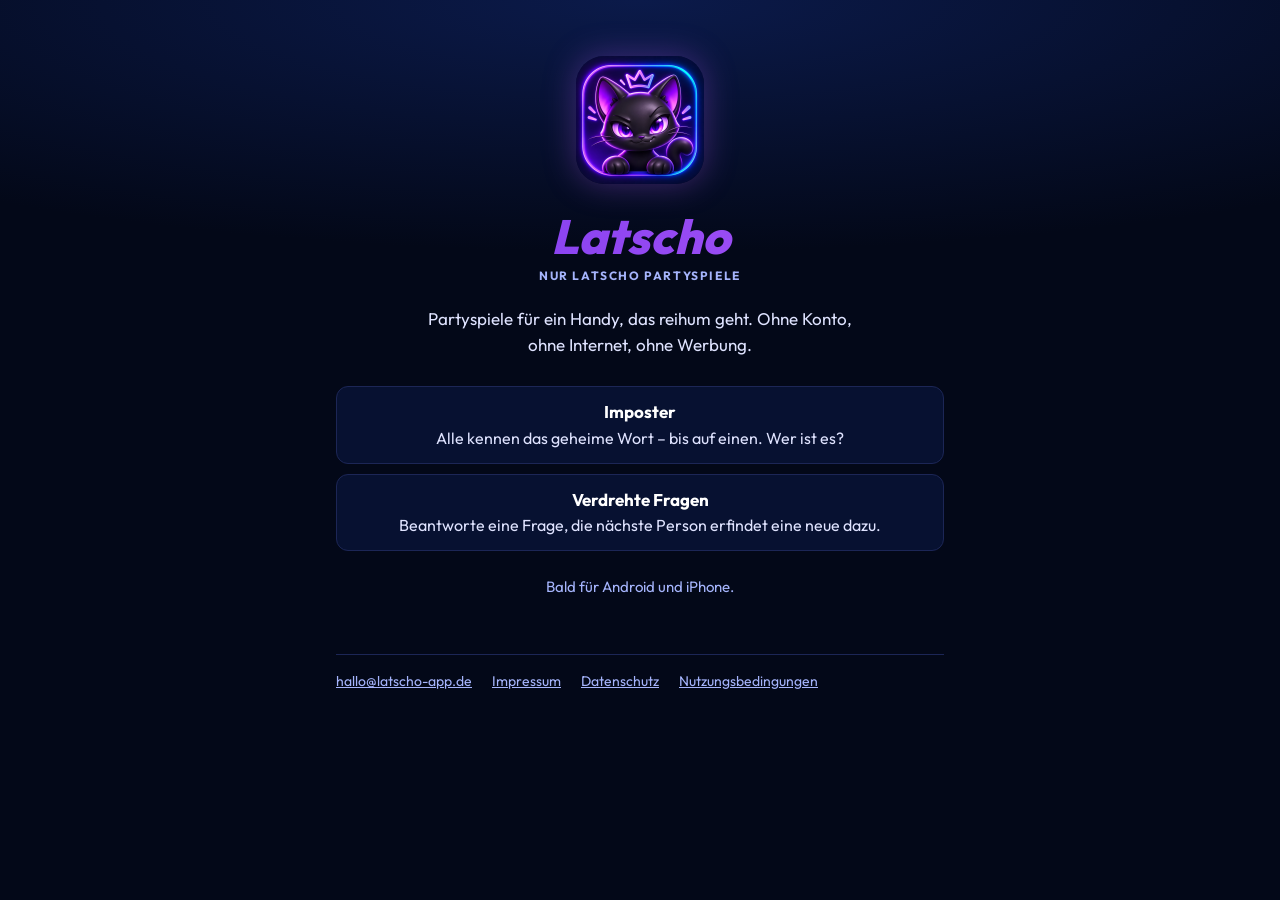
<file: index.html>
<!doctype html>
<html lang="de">
<head>
<meta charset="utf-8">
<meta name="viewport" content="width=device-width, initial-scale=1">
<title>Latscho – Partyspiele</title>
<meta name="description" content="Latscho – Partyspiele für ein Handy, das reihum geht. Ohne Konto, ohne Internet, ohne Werbung.">
<link rel="icon" href="favicon.png">
<link rel="stylesheet" href="style.css">
</head>
<body>
<div class="wrap">
  <main class="hero">
    <img src="icon.png" alt="Latscho-App-Icon">
    <h1>Latscho</h1>
    <p class="tagline">Nur Latscho Partyspiele</p>
    <p class="lead">Partyspiele für ein Handy, das reihum geht. Ohne Konto, ohne Internet, ohne Werbung.</p>

    <ul class="games">
      <li><b>Imposter</b>Alle kennen das geheime Wort – bis auf einen. Wer ist es?</li>
      <li><b>Verdrehte Fragen</b>Beantworte eine Frage, die nächste Person erfindet eine neue dazu.</li>
    </ul>

    <p class="soon">Bald für Android und iPhone.</p>
  </main>

  <footer>
    <a href="mailto:hallo@latscho-app.de">hallo@latscho-app.de</a>
    <a href="impressum.html">Impressum</a>
    <a href="datenschutz.html">Datenschutz</a>
    <a href="nutzungsbedingungen.html">Nutzungsbedingungen</a>
  </footer>
</div>
</body>
</html>
</file>
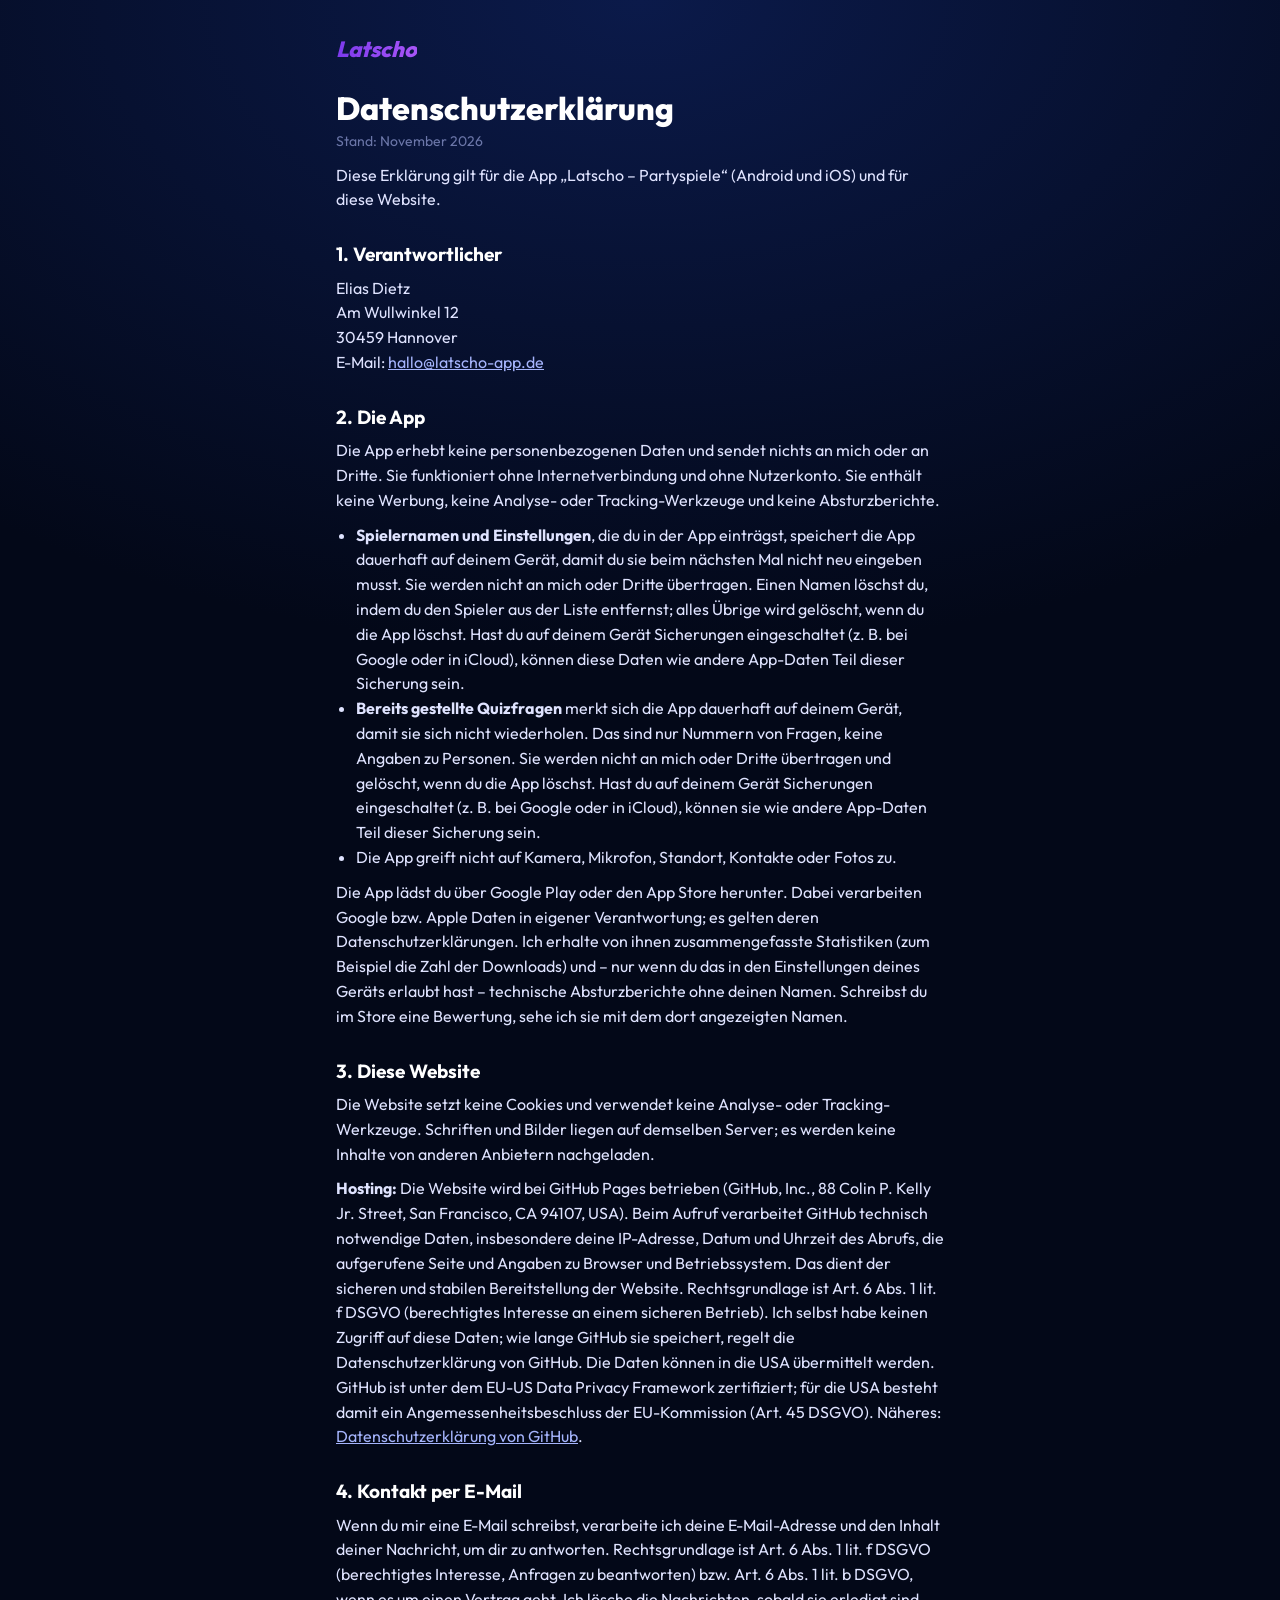
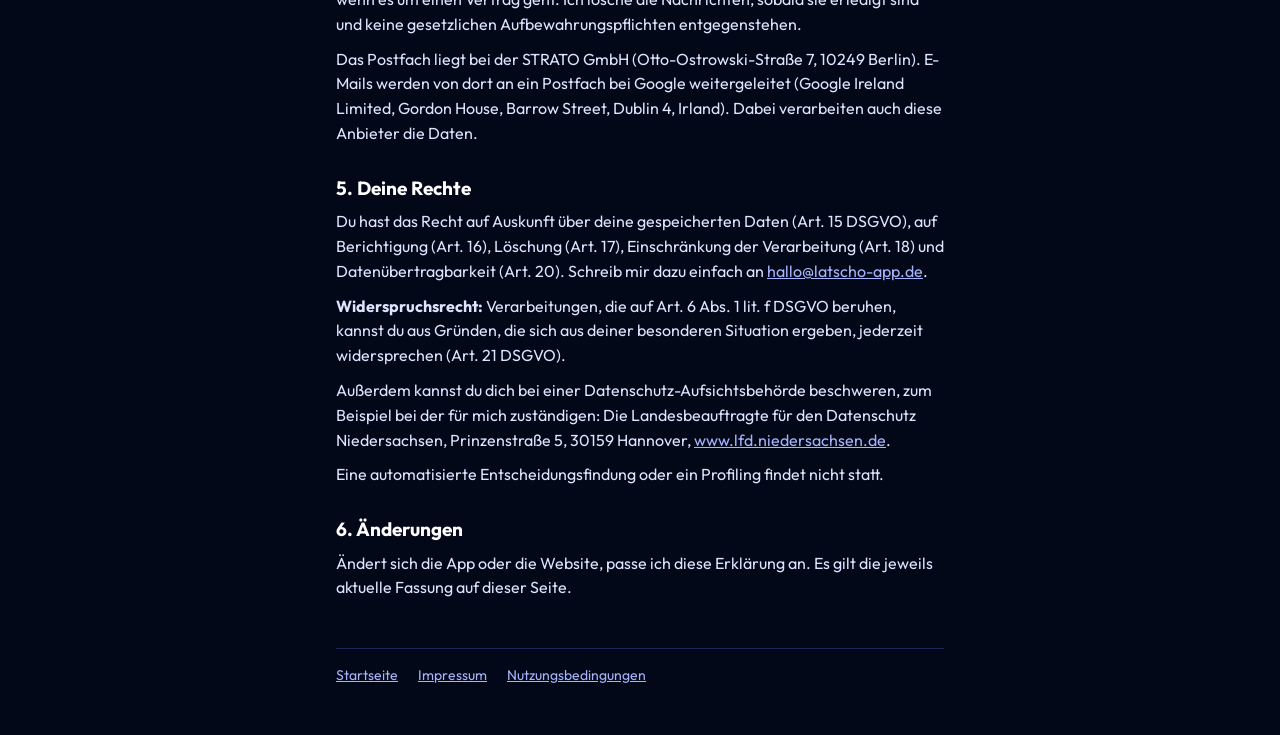
<file: datenschutz.html>
<!doctype html>
<html lang="de">
<head>
<meta charset="utf-8">
<meta name="viewport" content="width=device-width, initial-scale=1">
<title>Datenschutz – Latscho</title>
<meta name="robots" content="noindex">
<link rel="icon" href="favicon.png">
<link rel="stylesheet" href="style.css">
</head>
<body>
<div class="wrap legal">
  <a class="brand" href="index.html">Latscho</a>

  <h1>Datenschutzerklärung</h1>
  <p class="stand">Stand: November 2026</p>
  <p>Diese Erklärung gilt für die App „Latscho – Partyspiele“ (Android und iOS) und für diese Website.</p>

  <h2>1. Verantwortlicher</h2>
  <p>Elias Dietz<br>Am Wullwinkel 12<br>30459 Hannover<br>E-Mail: <a href="mailto:hallo@latscho-app.de">hallo@latscho-app.de</a></p>

  <h2>2. Die App</h2>
  <p>Die App erhebt keine personenbezogenen Daten und sendet nichts an mich oder an Dritte. Sie funktioniert ohne Internetverbindung und ohne Nutzerkonto. Sie enthält keine Werbung, keine Analyse- oder Tracking-Werkzeuge und keine Absturzberichte.</p>
  <ul>
    <li><b>Spielernamen und Einstellungen</b>, die du in der App einträgst, speichert die App dauerhaft auf deinem Gerät, damit du sie beim nächsten Mal nicht neu eingeben musst. Sie werden nicht an mich oder Dritte übertragen. Einen Namen löschst du, indem du den Spieler aus der Liste entfernst; alles Übrige wird gelöscht, wenn du die App löschst. Hast du auf deinem Gerät Sicherungen eingeschaltet (z. B. bei Google oder in iCloud), können diese Daten wie andere App-Daten Teil dieser Sicherung sein.</li>
    <li><b>Bereits gestellte Quizfragen</b> merkt sich die App dauerhaft auf deinem Gerät, damit sie sich nicht wiederholen. Das sind nur Nummern von Fragen, keine Angaben zu Personen. Sie werden nicht an mich oder Dritte übertragen und gelöscht, wenn du die App löschst. Hast du auf deinem Gerät Sicherungen eingeschaltet (z. B. bei Google oder in iCloud), können sie wie andere App-Daten Teil dieser Sicherung sein.</li>
    <li>Die App greift nicht auf Kamera, Mikrofon, Standort, Kontakte oder Fotos zu.</li>
  </ul>
  <p>Die App lädst du über Google Play oder den App Store herunter. Dabei verarbeiten Google bzw. Apple Daten in eigener Verantwortung; es gelten deren Datenschutzerklärungen. Ich erhalte von ihnen zusammengefasste Statistiken (zum Beispiel die Zahl der Downloads) und – nur wenn du das in den Einstellungen deines Geräts erlaubt hast – technische Absturzberichte ohne deinen Namen. Schreibst du im Store eine Bewertung, sehe ich sie mit dem dort angezeigten Namen.</p>

  <h2>3. Diese Website</h2>
  <p>Die Website setzt keine Cookies und verwendet keine Analyse- oder Tracking-Werkzeuge. Schriften und Bilder liegen auf demselben Server; es werden keine Inhalte von anderen Anbietern nachgeladen.</p>
  <p><b>Hosting:</b> Die Website wird bei GitHub Pages betrieben (GitHub, Inc., 88 Colin P. Kelly Jr. Street, San Francisco, CA 94107, USA). Beim Aufruf verarbeitet GitHub technisch notwendige Daten, insbesondere deine IP-Adresse, Datum und Uhrzeit des Abrufs, die aufgerufene Seite und Angaben zu Browser und Betriebssystem. Das dient der sicheren und stabilen Bereitstellung der Website. Rechtsgrundlage ist Art. 6 Abs. 1 lit. f DSGVO (berechtigtes Interesse an einem sicheren Betrieb). Ich selbst habe keinen Zugriff auf diese Daten; wie lange GitHub sie speichert, regelt die Datenschutzerklärung von GitHub. Die Daten können in die USA übermittelt werden. GitHub ist unter dem EU-US Data Privacy Framework zertifiziert; für die USA besteht damit ein Angemessenheitsbeschluss der EU-Kommission (Art. 45 DSGVO). Näheres: <a href="https://docs.github.com/de/site-policy/privacy-policies/github-general-privacy-statement">Datenschutzerklärung von GitHub</a>.</p>

  <h2>4. Kontakt per E-Mail</h2>
  <p>Wenn du mir eine E-Mail schreibst, verarbeite ich deine E-Mail-Adresse und den Inhalt deiner Nachricht, um dir zu antworten. Rechtsgrundlage ist Art. 6 Abs. 1 lit. f DSGVO (berechtigtes Interesse, Anfragen zu beantworten) bzw. Art. 6 Abs. 1 lit. b DSGVO, wenn es um einen Vertrag geht. Ich lösche die Nachrichten, sobald sie erledigt sind und keine gesetzlichen Aufbewahrungspflichten entgegenstehen.</p>
  <p>Das Postfach liegt bei der STRATO GmbH (Otto-Ostrowski-Straße 7, 10249 Berlin). E-Mails werden von dort an ein Postfach bei Google weitergeleitet (Google Ireland Limited, Gordon House, Barrow Street, Dublin 4, Irland). Dabei verarbeiten auch diese Anbieter die Daten.</p>

  <h2>5. Deine Rechte</h2>
  <p>Du hast das Recht auf Auskunft über deine gespeicherten Daten (Art. 15 DSGVO), auf Berichtigung (Art. 16), Löschung (Art. 17), Einschränkung der Verarbeitung (Art. 18) und Datenübertragbarkeit (Art. 20). Schreib mir dazu einfach an <a href="mailto:hallo@latscho-app.de">hallo@latscho-app.de</a>.</p>
  <p><b>Widerspruchsrecht:</b> Verarbeitungen, die auf Art. 6 Abs. 1 lit. f DSGVO beruhen, kannst du aus Gründen, die sich aus deiner besonderen Situation ergeben, jederzeit widersprechen (Art. 21 DSGVO).</p>
  <p>Außerdem kannst du dich bei einer Datenschutz-Aufsichtsbehörde beschweren, zum Beispiel bei der für mich zuständigen: Die Landesbeauftragte für den Datenschutz Niedersachsen, Prinzenstraße 5, 30159 Hannover, <a href="https://www.lfd.niedersachsen.de">www.lfd.niedersachsen.de</a>.</p>
  <p>Eine automatisierte Entscheidungsfindung oder ein Profiling findet nicht statt.</p>

  <h2>6. Änderungen</h2>
  <p>Ändert sich die App oder die Website, passe ich diese Erklärung an. Es gilt die jeweils aktuelle Fassung auf dieser Seite.</p>

  <footer>
    <a href="index.html">Startseite</a>
    <a href="impressum.html">Impressum</a>
    <a href="nutzungsbedingungen.html">Nutzungsbedingungen</a>
  </footer>
</div>
</body>
</html>
</file>
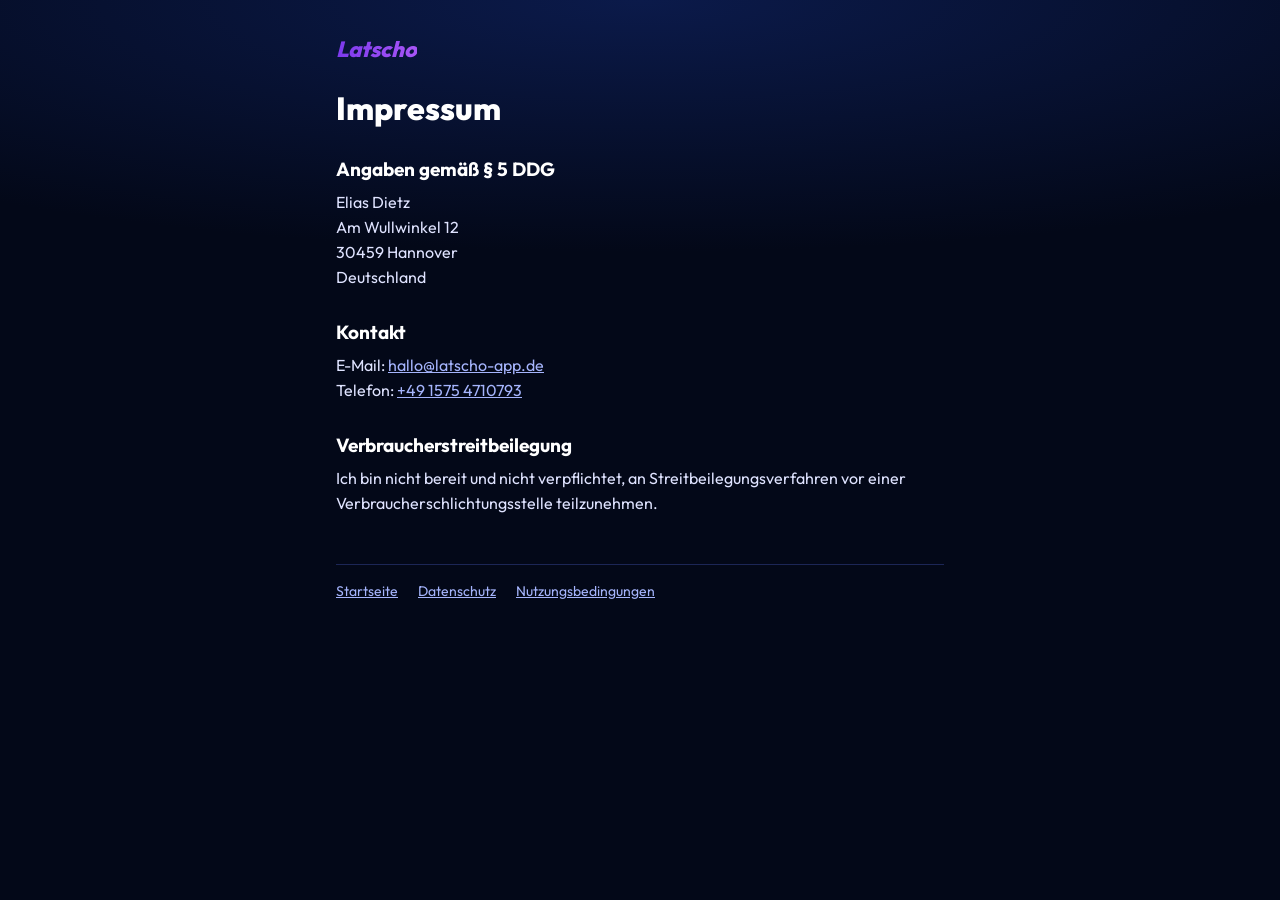
<file: impressum.html>
<!doctype html>
<html lang="de">
<head>
<meta charset="utf-8">
<meta name="viewport" content="width=device-width, initial-scale=1">
<title>Impressum – Latscho</title>
<meta name="robots" content="noindex">
<link rel="icon" href="favicon.png">
<link rel="stylesheet" href="style.css">
</head>
<body>
<div class="wrap legal">
  <a class="brand" href="index.html">Latscho</a>

  <h1>Impressum</h1>

  <h2>Angaben gemäß § 5 DDG</h2>
  <p>Elias Dietz<br>Am Wullwinkel 12<br>30459 Hannover<br>Deutschland</p>

  <h2>Kontakt</h2>
  <p>E-Mail: <a href="mailto:hallo@latscho-app.de">hallo@latscho-app.de</a><br>Telefon: <a href="tel:+4915754710793">+49 1575 4710793</a></p>

  <h2>Verbraucherstreitbeilegung</h2>
  <p>Ich bin nicht bereit und nicht verpflichtet, an Streitbeilegungsverfahren vor einer Verbraucherschlichtungsstelle teilzunehmen.</p>

  <footer>
    <a href="index.html">Startseite</a>
    <a href="datenschutz.html">Datenschutz</a>
    <a href="nutzungsbedingungen.html">Nutzungsbedingungen</a>
  </footer>
</div>
</body>
</html>
</file>
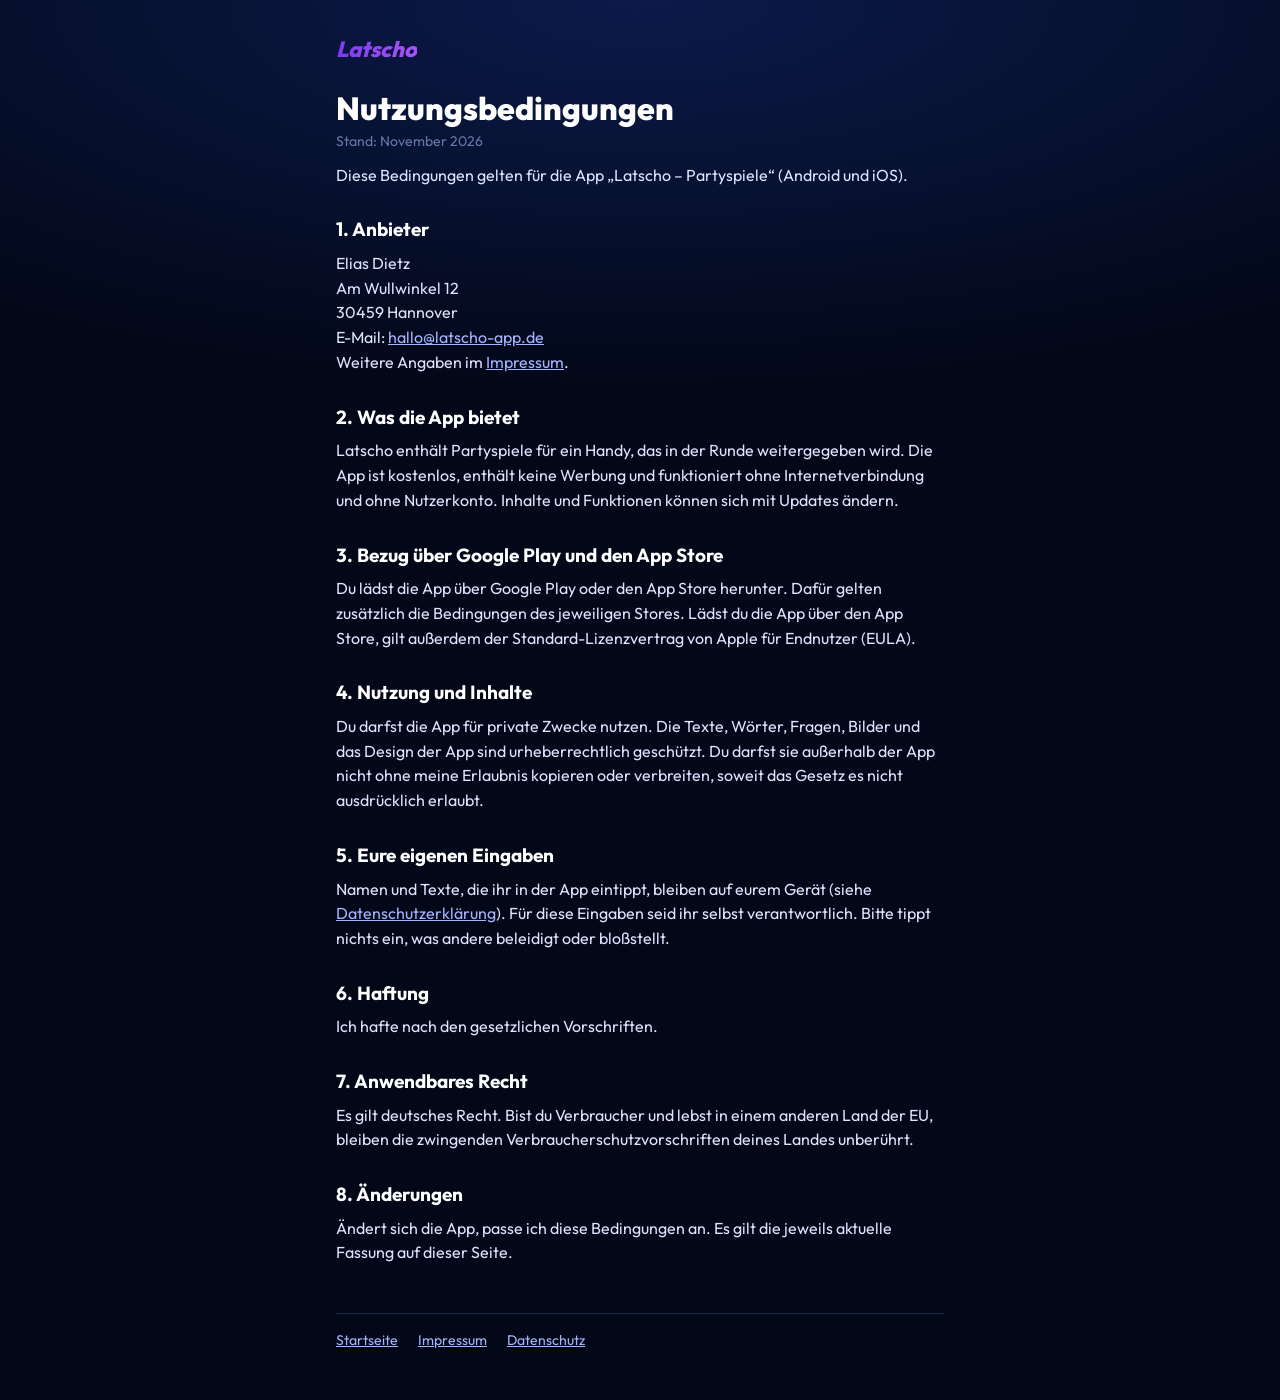
<file: nutzungsbedingungen.html>
<!doctype html>
<html lang="de">
<head>
<meta charset="utf-8">
<meta name="viewport" content="width=device-width, initial-scale=1">
<title>Nutzungsbedingungen – Latscho</title>
<meta name="robots" content="noindex">
<link rel="icon" href="favicon.png">
<link rel="stylesheet" href="style.css">
</head>
<body>
<div class="wrap legal">
  <a class="brand" href="index.html">Latscho</a>

  <h1>Nutzungsbedingungen</h1>
  <p class="stand">Stand: November 2026</p>
  <p>Diese Bedingungen gelten für die App „Latscho – Partyspiele“ (Android und iOS).</p>

  <h2>1. Anbieter</h2>
  <p>Elias Dietz<br>Am Wullwinkel 12<br>30459 Hannover<br>E-Mail: <a href="mailto:hallo@latscho-app.de">hallo@latscho-app.de</a><br>Weitere Angaben im <a href="impressum.html">Impressum</a>.</p>

  <h2>2. Was die App bietet</h2>
  <p>Latscho enthält Partyspiele für ein Handy, das in der Runde weitergegeben wird. Die App ist kostenlos, enthält keine Werbung und funktioniert ohne Internetverbindung und ohne Nutzerkonto. Inhalte und Funktionen können sich mit Updates ändern.</p>

  <h2>3. Bezug über Google Play und den App Store</h2>
  <p>Du lädst die App über Google Play oder den App Store herunter. Dafür gelten zusätzlich die Bedingungen des jeweiligen Stores. Lädst du die App über den App Store, gilt außerdem der Standard-Lizenzvertrag von Apple für Endnutzer (EULA).</p>

  <h2>4. Nutzung und Inhalte</h2>
  <p>Du darfst die App für private Zwecke nutzen. Die Texte, Wörter, Fragen, Bilder und das Design der App sind urheberrechtlich geschützt. Du darfst sie außerhalb der App nicht ohne meine Erlaubnis kopieren oder verbreiten, soweit das Gesetz es nicht ausdrücklich erlaubt.</p>

  <h2>5. Eure eigenen Eingaben</h2>
  <p>Namen und Texte, die ihr in der App eintippt, bleiben auf eurem Gerät (siehe <a href="datenschutz.html">Datenschutzerklärung</a>). Für diese Eingaben seid ihr selbst verantwortlich. Bitte tippt nichts ein, was andere beleidigt oder bloßstellt.</p>

  <h2>6. Haftung</h2>
  <p>Ich hafte nach den gesetzlichen Vorschriften.</p>

  <h2>7. Anwendbares Recht</h2>
  <p>Es gilt deutsches Recht. Bist du Verbraucher und lebst in einem anderen Land der EU, bleiben die zwingenden Verbraucherschutzvorschriften deines Landes unberührt.</p>

  <h2>8. Änderungen</h2>
  <p>Ändert sich die App, passe ich diese Bedingungen an. Es gilt die jeweils aktuelle Fassung auf dieser Seite.</p>

  <footer>
    <a href="index.html">Startseite</a>
    <a href="impressum.html">Impressum</a>
    <a href="datenschutz.html">Datenschutz</a>
  </footer>
</div>
</body>
</html>
</file>
<file: style.css>
/* Gleicher Neon-Stil wie die App (Werte aus src/shared/theme.ts im App-Repo).
   Schrift liegt selbst auf dem Server – keine Anfragen an Google oder andere Dienste. */
@font-face { font-family: "Outfit"; font-weight: 400; font-display: swap; src: url("fonts/Outfit_400Regular.ttf") format("truetype"); }
@font-face { font-family: "Outfit"; font-weight: 700; font-display: swap; src: url("fonts/Outfit_700Bold.ttf") format("truetype"); }
@font-face { font-family: "Outfit"; font-weight: 800; font-display: swap; src: url("fonts/Outfit_800ExtraBold.ttf") format("truetype"); }

:root {
  --bg: #030818;
  --card: #071131;
  --line: #1c2656;
  --text: #ffffff;
  --body: #dfe3ff;
  --muted: #a5b4fc;
  --dim: #6b76a8;
  --violet: #7c3aed;
  --violet-hi: #a855f7;
  color-scheme: dark;
}

* { box-sizing: border-box; }

html, body { margin: 0; }

body {
  min-height: 100vh;
  background: var(--bg) radial-gradient(120% 40% at 50% 0%, #0b1a4a 0%, var(--bg) 70%) no-repeat;
  color: var(--body);
  font-family: "Outfit", system-ui, -apple-system, "Segoe UI", Roboto, sans-serif;
  font-size: 16px;
  line-height: 1.55;
}

.wrap {
  max-width: 640px;
  margin: 0 auto;
  padding: 32px 16px 48px;
}

a { color: var(--muted); }
a:hover { color: var(--text); }

/* Kopf */
.brand {
  display: inline-block;
  font-size: 22px;
  font-weight: 800;
  font-style: italic;
  text-decoration: none;
  background: linear-gradient(90deg, var(--violet), var(--violet-hi));
  -webkit-background-clip: text;
  background-clip: text;
  color: transparent;
}

/* Startseite */
.hero { text-align: center; padding: 24px 0 8px; }
.hero img {
  width: 128px;
  height: 128px;
  border-radius: 28px;
  box-shadow: 0 0 32px rgba(168, 85, 247, .35);
}
.hero h1 {
  margin: 20px 0 0;
  font-size: 48px;
  font-weight: 800;
  font-style: italic;
  line-height: 1.05;
  background: linear-gradient(90deg, var(--violet), var(--violet-hi));
  -webkit-background-clip: text;
  background-clip: text;
  color: transparent;
}
.tagline {
  margin: 6px 0 0;
  font-size: 12px;
  font-weight: 700;
  letter-spacing: 1.6px;
  text-transform: uppercase;
  color: var(--muted);
}
.lead { margin: 20px auto 0; max-width: 440px; font-size: 17px; color: var(--body); }

.games { display: grid; gap: 10px; margin: 28px 0 0; padding: 0; list-style: none; }
.games li {
  border: 1px solid var(--line);
  border-radius: 12px;
  background: var(--card);
  padding: 12px 14px;
}
.games b { display: block; color: var(--text); font-size: 17px; }

.soon {
  margin: 24px 0 0;
  text-align: center;
  color: var(--muted);
  font-size: 15px;
}

/* Rechtstexte */
.legal h1 { margin: 24px 0 4px; color: var(--text); font-size: 32px; font-weight: 800; line-height: 1.15; hyphens: auto; overflow-wrap: break-word; }
.legal h2 { margin: 28px 0 6px; color: var(--text); font-size: 19px; font-weight: 700; }
.legal p, .legal ul { margin: 0 0 10px; }
.legal ul { padding-left: 20px; }
.legal .stand { color: var(--dim); font-size: 14px; }

/* Fuß */
footer {
  margin-top: 48px;
  padding-top: 16px;
  border-top: 1px solid var(--line);
  display: flex;
  flex-wrap: wrap;
  gap: 8px 20px;
  font-size: 14px;
  color: var(--dim);
}
</file>
